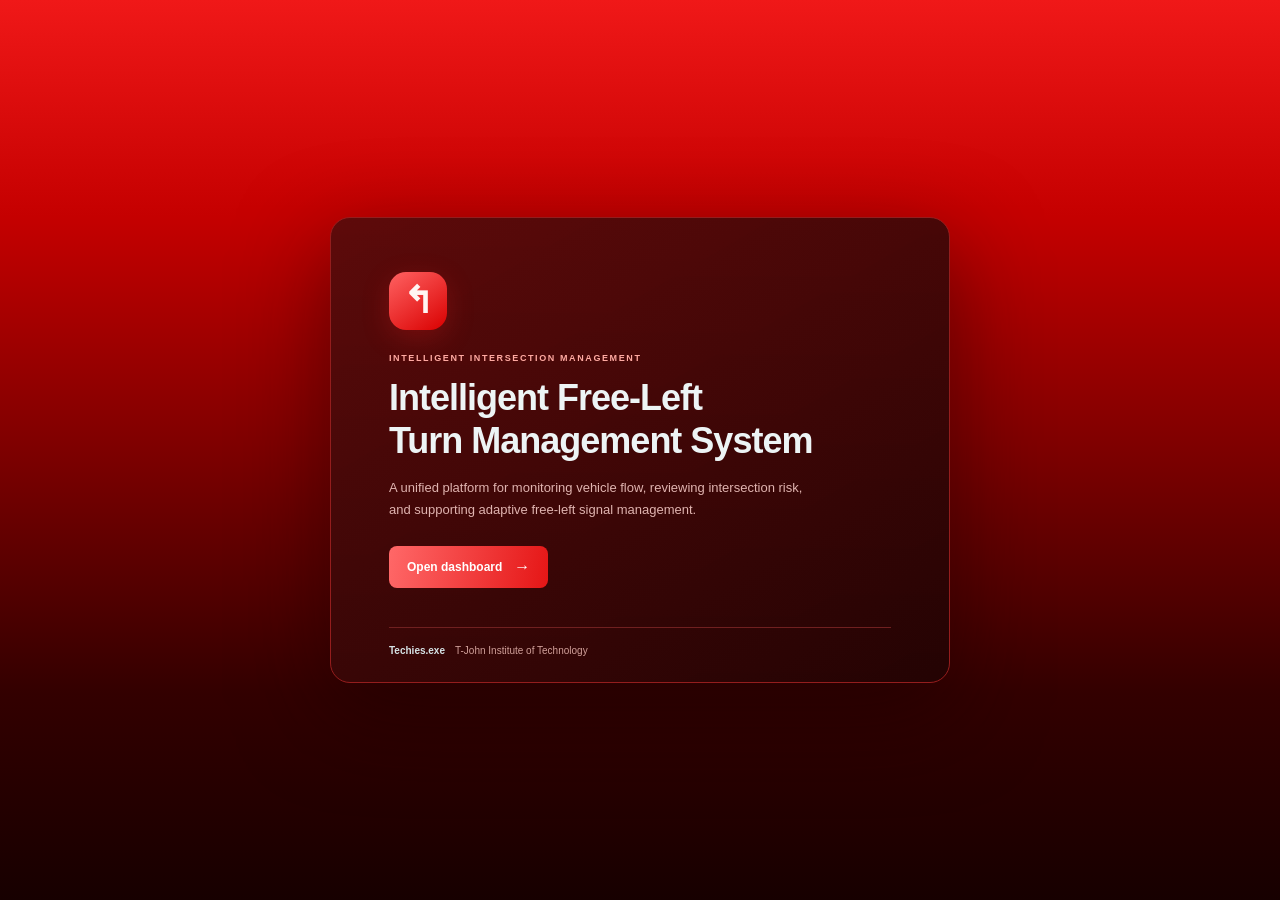
<file: index.html>
<!doctype html>
<html lang="en">
<head>
  <meta charset="utf-8">
  <meta name="viewport" content="width=device-width, initial-scale=1">
  <meta name="theme-color" content="#101820">
  <title>Welcome | Intelligent Free-Left Turn Management System</title>
  <link rel="stylesheet" href="css/style.css">
</head>
<body class="welcome-page">
  <main class="welcome-card">
    <div class="welcome-emblem" aria-hidden="true">↰</div>
    <p class="welcome-kicker">INTELLIGENT INTERSECTION MANAGEMENT</p>
    <h1>Intelligent Free-Left<br>Turn Management System</h1>
    <p class="welcome-description">A unified platform for monitoring vehicle flow, reviewing intersection risk, and supporting adaptive free-left signal management.</p>
    <a class="button button-primary welcome-button" href="dashboard.html">Open dashboard <span aria-hidden="true">→</span></a>
    <div class="welcome-footer"><strong>Techies.exe</strong><span>T-John Institute of Technology</span></div>
  </main>
</body>
</html>
</file>
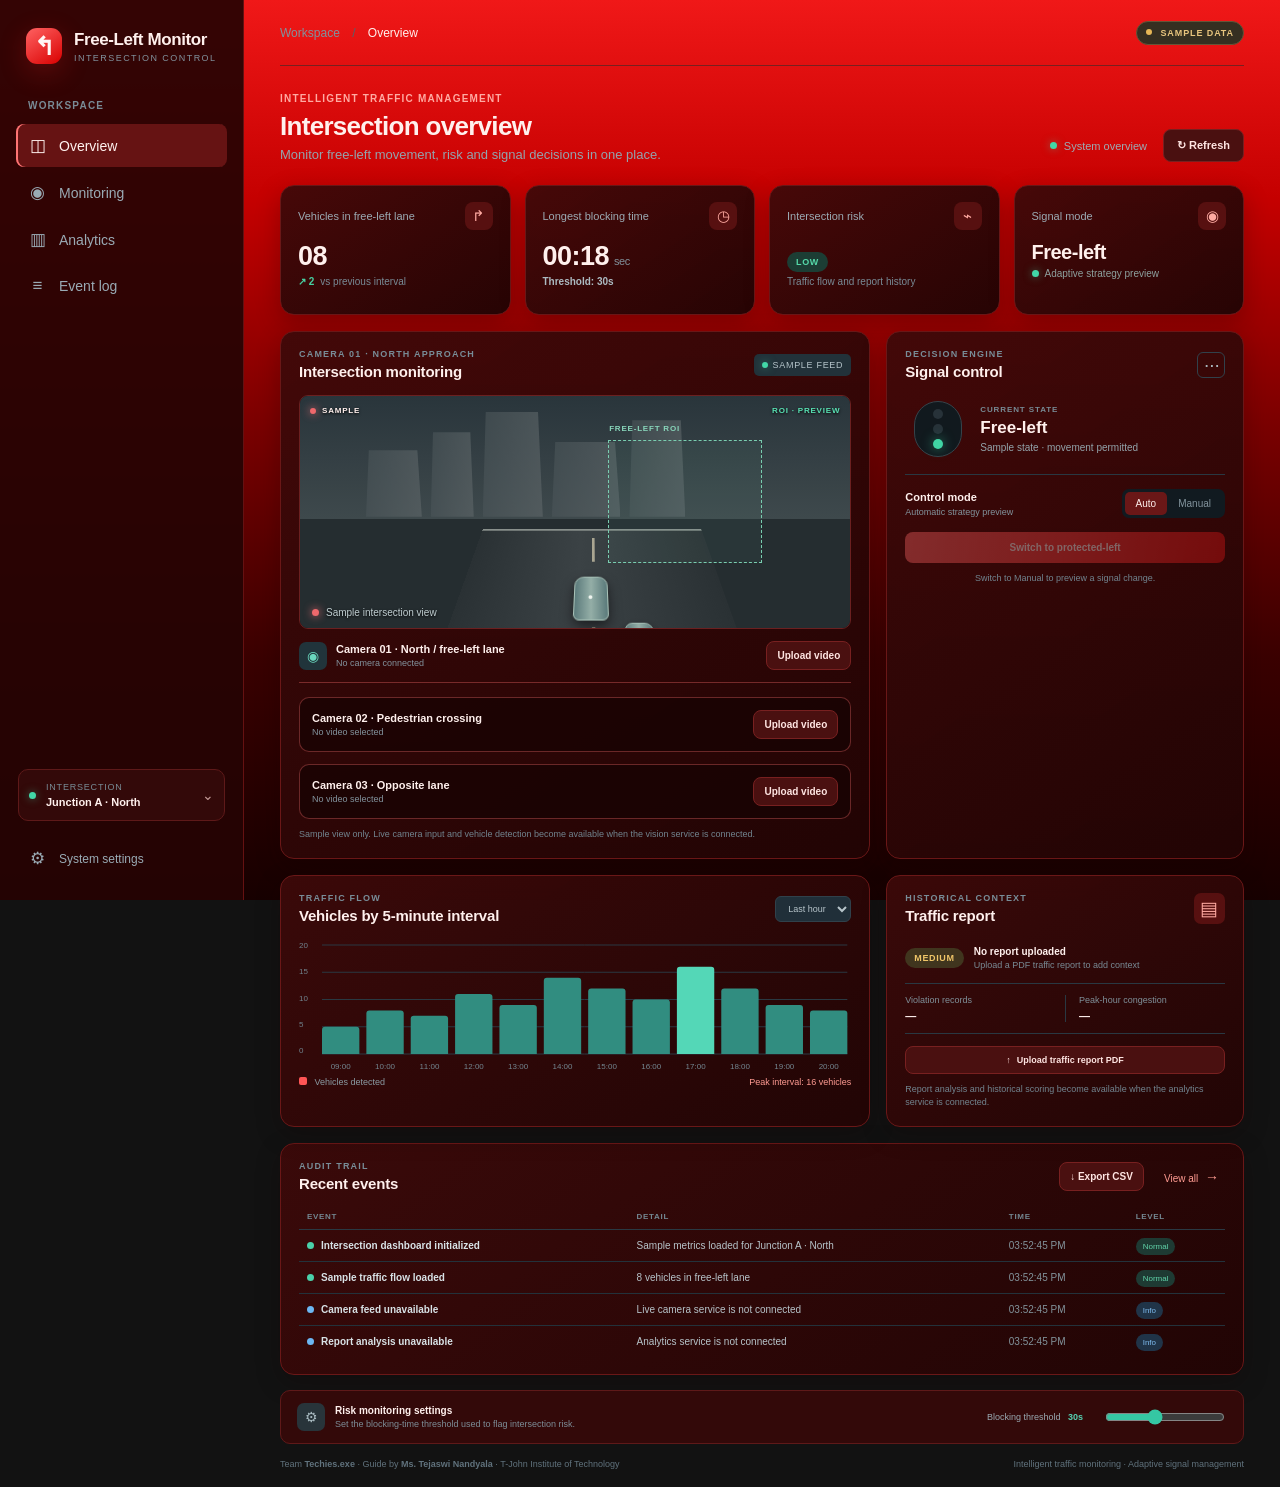
<file: dashboard.html>
<!doctype html>
<html lang="en">
<head>
  <meta charset="utf-8">
  <meta name="viewport" content="width=device-width, initial-scale=1">
  <meta name="theme-color" content="#101a24">
  <meta name="description" content="Monitor free-left traffic, signal decisions and historical intersection risk.">
  <title>Intersection Control | Free-Left Monitor</title>
  <link rel="stylesheet" href="css/style.css">
  <script src="js/app.js" defer></script>
</head>
<body class="dashboard">
  <aside class="sidebar" aria-label="Main navigation">
    <a class="brand" href="index.html" aria-label="Free-Left Monitor home">
      <span class="brand-mark" aria-hidden="true">↰</span>
      <span><strong>Free-Left Monitor</strong><small>INTERSECTION CONTROL</small></span>
    </a>
    <div class="nav-label">WORKSPACE</div>
    <a class="nav-item active" href="#overview" aria-current="location" aria-label="Overview" title="Overview"><span>◫</span> Overview</a>
    <a class="nav-item" href="#monitoring" aria-label="Monitoring" title="Monitoring"><span>◉</span> Monitoring</a>
    <a class="nav-item" href="#analytics" aria-label="Analytics" title="Analytics"><span>▥</span> Analytics</a>
    <a class="nav-item" href="#events" aria-label="Event log" title="Event log"><span>≡</span> Event log</a>
    <div class="sidebar-spacer"></div>
    <div class="intersection-card">
      <span class="live-dot"></span>
      <div><small>INTERSECTION</small><strong>Junction A · North</strong></div>
      <span class="chevron">⌄</span>
    </div>
    <a class="nav-item help-link" href="#settings" aria-label="System settings" title="System settings"><span>⚙</span> System settings</a>
  </aside>

  <main class="main-content">
    <header class="topbar">
      <div class="breadcrumbs">Workspace <span>/</span> <strong id="breadcrumbCurrent">Overview</strong></div>
      <div class="topbar-right"><span class="demo-badge"><i></i> SAMPLE DATA</span></div>
    </header>

    <section class="page-heading" id="overview" data-section-name="Overview">
      <div><p class="eyebrow">INTELLIGENT TRAFFIC MANAGEMENT</p><h1>Intersection overview</h1><p class="subheading">Monitor free-left movement, risk and signal decisions in one place.</p></div>
      <div class="heading-actions"><span class="updated"><span class="live-dot"></span> System overview</span><button class="button button-secondary" id="refreshBtn" type="button"><span aria-hidden="true">↻</span> Refresh</button></div>
    </section>

    <section class="metric-grid" aria-label="Current traffic metrics">
      <article class="metric-card"><div class="metric-top"><span>Vehicles in free-left lane</span><span class="metric-icon blue">↱</span></div><div class="metric-value" id="vehicleCount">08</div><div class="metric-foot"><span class="trend up">↗ <span id="vehicleTrend">2</span></span> vs previous interval</div></article>
      <article class="metric-card"><div class="metric-top"><span>Longest blocking time</span><span class="metric-icon amber">◷</span></div><div class="metric-value"><span id="blockDuration">00:18</span><small>sec</small></div><div class="metric-foot"><span class="trend neutral">Threshold: <span id="thresholdLabel">30</span>s</span></div></article>
      <article class="metric-card"><div class="metric-top"><span>Intersection risk</span><span class="metric-icon risk-icon">⌁</span></div><div class="metric-value"><span class="risk-pill low" id="riskLevel">LOW</span></div><div class="metric-foot">Traffic flow and report history</div></article>
      <article class="metric-card"><div class="metric-top"><span>Signal mode</span><span class="metric-icon green">◉</span></div><div class="metric-value mode-value" id="signalMode">Free-left</div><div class="metric-foot"><span class="mode-status"><i></i><span id="signalReason">Adaptive strategy preview</span></span></div></article>
    </section>

    <section class="content-grid" id="monitoring" data-section-name="Monitoring">
      <article class="panel video-panel">
        <div class="panel-heading"><div><p class="eyebrow">CAMERA 01 · NORTH APPROACH</p><h2>Intersection monitoring</h2></div><span class="source-status"><i></i><span id="sourceStatus">SAMPLE FEED</span></span></div>
        <div class="video-stage" id="videoStage">
          <video id="videoPreview" controls playsinline hidden aria-label="Uploaded traffic video preview"></video>
          <div class="feed-placeholder" id="feedPlaceholder">
            <div class="road-scene" aria-hidden="true"><div class="skyline"><i></i><i></i><i></i><i></i><i></i></div><div class="road"><span class="lane-mark"></span><span class="lane-mark"></span><span class="lane-mark"></span><span class="car car-one">●</span><span class="car car-two">●</span></div><div class="roi-box"><span>FREE-LEFT ROI</span></div></div>
            <div class="feed-caption"><span class="feed-pulse"></span><span id="feedCaption">Sample intersection view</span></div>
          </div>
          <div class="video-overlay"><span class="recording-dot"></span> <span id="feedClock">SAMPLE</span><span class="overlay-right">ROI · PREVIEW</span></div>
        </div>
        <div class="video-controls" style="display:flex;align-items:center;gap:11px;padding:12px 0;margin-bottom:14px;border-bottom:1px solid rgba(255,110,110,.35)"><div class="camera-meta"><span class="camera-icon">◉</span><span><strong>Camera 01 · North / free-left lane</strong><small id="videoFileName">No camera connected</small></span></div><label for="videoUpload" class="button button-small button-secondary upload-label">Upload video</label><input id="videoUpload" type="file" accept="video/*" hidden></div><div class="camera-input-grid" style="display:grid;grid-template-columns:1fr;gap:12px;margin-top:14px"><article class="camera-input-card" style="display:flex;flex-wrap:wrap;align-items:center;justify-content:space-between;gap:10px;padding:12px;margin:0;background:rgba(23,4,4,.72);border:1px solid rgba(255,110,110,.35);border-radius:10px"><div class="camera-meta"><span><strong>Camera 02 · Pedestrian crossing</strong><small id="pedestrianFileName">No video selected</small></span></div><label for="pedestrianUpload" class="button button-small button-secondary upload-label">Upload video</label><input id="pedestrianUpload" type="file" accept="video/*" hidden><video id="pedestrianPreview" controls playsinline hidden aria-label="Pedestrian crossing video preview"></video></article><article class="camera-input-card" style="display:flex;flex-wrap:wrap;align-items:center;justify-content:space-between;gap:10px;padding:12px;margin:0;background:rgba(23,4,4,.72);border:1px solid rgba(255,110,110,.35);border-radius:10px"><div class="camera-meta"><span><strong>Camera 03 · Opposite lane</strong><small id="oppositeFileName">No video selected</small></span></div><label for="oppositeUpload" class="button button-small button-secondary upload-label">Upload video</label><input id="oppositeUpload" type="file" accept="video/*" hidden><video id="oppositePreview" controls playsinline hidden aria-label="Opposite lane video preview"></video></article></div>
        <p class="panel-note">Sample view only. Live camera input and vehicle detection become available when the vision service is connected.</p>
      </article>

      <article class="panel signal-panel">
        <div class="panel-heading"><div><p class="eyebrow">DECISION ENGINE</p><h2>Signal control</h2></div><button class="icon-button" id="modeInfoBtn" type="button" aria-label="Signal mode details">···</button></div>
        <div class="signal-display"><div class="traffic-light" id="trafficLight" aria-label="Free-left signal is green"><span class="lamp red-lamp"></span><span class="lamp amber-lamp"></span><span class="lamp green-lamp active"></span></div><div class="signal-copy"><span class="signal-label">CURRENT STATE</span><strong id="signalDisplayMode">Free-left</strong><span id="signalDisplayHint">Movement permitted</span></div></div>
        <div class="signal-divider"></div>
        <div class="control-row"><div><strong>Control mode</strong><small id="controlModeHint">Automatic strategy preview</small></div><div class="segmented" role="group" aria-label="Control mode"><button type="button" class="segment active" id="autoModeBtn" aria-pressed="true">Auto</button><button type="button" class="segment" id="manualModeBtn" aria-pressed="false">Manual</button></div></div>
        <button class="button button-primary override-button" id="overrideBtn" type="button" disabled>Switch to protected-left</button>
        <p class="panel-note" id="overrideNote">Switch to Manual to control the signal.</p>
      </article>
    </section>

    <section class="content-grid secondary-grid" id="analytics" data-section-name="Analytics">
      <article class="panel chart-panel">
        <div class="panel-heading"><div><p class="eyebrow">TRAFFIC FLOW</p><h2>Vehicles by 5-minute interval</h2></div><select id="chartRange" aria-label="Chart range"><option value="hour">Last hour</option><option value="day">Today</option></select></div>
        <div class="chart-wrap"><div class="chart-y-labels" aria-hidden="true"><span>20</span><span>15</span><span>10</span><span>5</span><span>0</span></div><canvas id="trafficChart" role="img" aria-label="Bar chart showing vehicle counts by interval"></canvas></div>
        <div class="chart-legend"><span><i></i> Vehicles detected</span><span class="chart-summary" id="chartSummary">Peak interval: 14 vehicles</span></div>
      </article>

      <article class="panel history-panel">
        <div class="panel-heading"><div><p class="eyebrow">HISTORICAL CONTEXT</p><h2>Traffic report</h2></div><span class="history-icon">▤</span></div>
        <div class="history-score"><span class="risk-pill medium" id="historyRisk">MEDIUM</span><span class="history-score-copy"><strong id="reportName">No report uploaded</strong><small id="reportSummary">Upload a PDF traffic report to add context</small></span></div>
        <div class="history-facts"><div><span>Violation records</span><strong id="violationCount">—</strong></div><div><span>Peak-hour congestion</span><strong id="peakCongestion">—</strong></div></div>
        <label for="reportUpload" class="button button-secondary report-upload"><span aria-hidden="true">↑</span> Upload traffic report PDF</label><input id="reportUpload" type="file" accept="application/pdf,.pdf" hidden>
        <p class="panel-note">Report analysis and historical scoring become available when the analytics service is connected.</p>
      </article>
    </section>

    <section class="panel events-panel" id="events" data-section-name="Event log">
      <div class="panel-heading"><div><p class="eyebrow">AUDIT TRAIL</p><h2>Recent events</h2></div><div class="event-actions"><button class="button button-small button-secondary" id="exportBtn" type="button">↓ Export CSV</button><button class="text-button" id="viewAllEvents" type="button">View all <span>→</span></button></div></div>
      <div class="table-scroll"><table><thead><tr><th>EVENT</th><th>DETAIL</th><th>TIME</th><th>LEVEL</th></tr></thead><tbody id="eventLog"></tbody></table></div>
      <div class="empty-events" id="emptyEvents" hidden>No events yet. Signal changes and uploads will appear here.</div>
    </section>

    <section class="settings-strip" id="settings" data-section-name="System settings"><div><span class="settings-icon">⚙</span><span><strong>Risk monitoring settings</strong><small>Set the blocking-time threshold used to flag intersection risk.</small></span></div><label for="thresholdRange">Blocking threshold <strong><span id="thresholdValue">30</span>s</strong></label><input id="thresholdRange" type="range" min="10" max="60" step="5" value="30" aria-label="Blocking threshold in seconds"></section>
    <footer class="footer"><span>Team <strong>Techies.exe</strong> · Guide by <strong>Ms. Tejaswi Nandyala</strong> · T-John Institute of Technology</span><span>Intelligent traffic monitoring · Adaptive signal management</span></footer>
  </main>

  <div class="toast" id="toast" role="status" aria-live="polite"></div>
  <dialog id="infoDialog" class="info-dialog"><form method="dialog"><button class="dialog-close" aria-label="Close">×</button><p class="eyebrow">SIGNAL CONTROL</p><h2>How decisions work</h2><p>In a connected deployment, the controller can combine free-left lane activity with historical traffic risk to select Free-left or Protected-left. Automatic decisions and manual overrides depend on the connected signal service.</p><p>This dashboard currently displays sample values. No live camera, vehicle detector, or signal controller is connected.</p><button class="button button-primary">Got it</button></form></dialog>
</body>
</html>
</file>
<file: css/style.css>
:root{color-scheme:dark;--bg:#101820;--panel:#17232d;--panel2:#1b2934;--line:#273641;--text:#ecf2f5;--muted:#8799a5;--subtle:#60717c;--teal:#35d6b0;--blue:#54a8f5;--amber:#f6bd60;--red:#f26d73;--green:#42d7a7;--radius:14px;font-family:'DM Sans',Segoe UI,sans-serif}*{box-sizing:border-box}html{scroll-behavior:smooth}body{margin:0;background:var(--bg);color:var(--text);font-size:14px;min-height:100vh}button,select,input{font:inherit}button,a,label,select{outline-color:var(--teal)}a{color:inherit;text-decoration:none}.dashboard{display:flex;min-height:100vh}.sidebar{position:fixed;inset:0 auto 0 0;width:244px;background:#131e27;border-right:1px solid #22313b;padding:26px 16px 18px;display:flex;flex-direction:column;z-index:3}.brand{display:flex;align-items:center;gap:12px;padding:2px 10px 36px}.brand-mark{width:36px;height:36px;border-radius:11px;background:linear-gradient(145deg,#38dfbd,#159d94);display:grid;place-items:center;font-size:25px;font-weight:700;color:#0d2325}.brand strong,.brand small{display:block}.brand strong{font:700 17px Manrope,sans-serif;letter-spacing:-.4px}.brand small{font-size:9px;color:#80929d;letter-spacing:1.45px;margin-top:3px}.nav-label,.eyebrow{font-size:10px;letter-spacing:1.2px;font-weight:700;color:#798b96}.nav-label{padding:0 12px 11px}.nav-item{display:flex;align-items:center;gap:12px;padding:11px 12px;border-radius:8px;margin:2px 0;color:#9aabb5;font-weight:500;transition:.2s}.nav-item span{font-size:17px;width:19px;text-align:center}.nav-item:hover,.nav-item.active{color:#eaf9f6;background:#1d3437}.nav-item.active{box-shadow:inset 2px 0 var(--teal)}.sidebar-spacer{flex:1}.intersection-card{display:flex;align-items:center;gap:10px;background:#1a2933;border:1px solid #293a44;border-radius:10px;padding:12px 10px;margin:0 2px 14px}.intersection-card div{flex:1;min-width:0}.intersection-card small,.intersection-card strong{display:block;white-space:nowrap}.intersection-card small{font-size:9px;color:#788c96;letter-spacing:.8px;margin-bottom:4px}.intersection-card strong{font-size:11px}.chevron{color:var(--muted)}.live-dot,.source-status i,.mode-status i{width:7px;height:7px;border-radius:50%;background:var(--teal);display:inline-block;box-shadow:0 0 9px #35d6b080}.help-link{font-size:12px}.main-content{width:calc(100% - 244px);margin-left:244px;padding:0 36px 0;max-width:1800px}.topbar{height:66px;border-bottom:1px solid #202e38;display:flex;align-items:center;justify-content:space-between}.breadcrumbs{color:#81929d;font-size:12px}.breadcrumbs span{padding:0 9px;color:#53636d}.breadcrumbs strong{color:#dce5e9;font-weight:500}.topbar-right{display:flex;align-items:center;gap:18px}.demo-badge{font-size:9px;font-weight:700;letter-spacing:.9px;color:#e8c57e;border:1px solid #655538;background:#352f21;border-radius:20px;padding:6px 9px}.demo-badge i{display:inline-block;width:6px;height:6px;background:#e6b756;border-radius:50%;margin:0 5px 1px 0}.avatar{height:30px;width:30px;border-radius:50%;background:#29434b;color:#9de8d2;display:grid;place-items:center;font-size:10px;font-weight:700}.page-heading{display:flex;justify-content:space-between;align-items:flex-end;padding:27px 0 23px}.page-heading h1{font:700 26px Manrope,sans-serif;letter-spacing:-.7px;margin:7px 0 5px}.page-heading .eyebrow{margin:0;color:#59cbb3}.subheading{color:#94a3ad;margin:0;font-size:13px}.heading-actions{display:flex;align-items:center;gap:16px}.updated{display:flex;align-items:center;gap:7px;color:#9babb4;font-size:11px}.button{border:0;cursor:pointer;border-radius:8px;font-weight:600;transition:background .18s,transform .18s}.button:hover:not(:disabled){transform:translateY(-1px)}.button-secondary{color:#d0dbe0;background:#202f39;border:1px solid #30414b}.button-secondary:hover{background:#293a45}.heading-actions .button{padding:9px 13px;font-size:11px}.metric-grid{display:grid;grid-template-columns:repeat(4,minmax(0,1fr));gap:14px;margin-bottom:16px}.metric-card,.panel{background:var(--panel);border:1px solid #263640;border-radius:var(--radius)}.metric-card{min-height:130px;padding:16px 17px}.metric-top{display:flex;justify-content:space-between;align-items:center;color:#9babb4;font-size:11px}.metric-icon{height:28px;width:28px;border-radius:8px;display:grid;place-items:center;font-size:15px}.metric-icon.blue{color:#76bcfa;background:#1c3447}.metric-icon.amber{color:#f1c372;background:#392f20}.metric-icon.green{color:#51d8a9;background:#1b3a32}.risk-icon{color:#ab9bfa;background:#2e2a43}.metric-value{font:700 27px Manrope,sans-serif;letter-spacing:-.5px;margin:11px 0 4px}.metric-value small{font:500 11px 'DM Sans',sans-serif;color:#80919b;margin-left:5px}.metric-foot{color:#788b96;font-size:10px;display:flex;align-items:center;gap:6px}.trend{font-weight:700}.trend.up{color:#47d0a1}.trend.neutral{color:#acbbc2}.risk-pill{font-size:9px;letter-spacing:.65px;font-weight:700;border-radius:20px;padding:5px 9px;display:inline-block}.risk-pill.low{background:#1c3d34;color:#55d8a8}.risk-pill.medium{background:#40351e;color:#efc568}.risk-pill.high{background:#48282b;color:#ff7c80}.mode-value{font-size:20px}.mode-status{display:flex;align-items:center;gap:6px;color:#8da19e;font-size:10px}.content-grid{display:grid;grid-template-columns:minmax(0,1.65fr) minmax(290px,1fr);gap:16px;margin-bottom:16px}.panel{padding:17px 18px}.panel-heading{display:flex;justify-content:space-between;align-items:center;margin-bottom:15px}.panel-heading .eyebrow{margin:0 0 4px;color:#788d98;font-size:9px}.panel-heading h2{font:650 15px Manrope,sans-serif;letter-spacing:-.2px;margin:0}.source-status{font-size:9px;letter-spacing:.7px;color:#b6c5cb;background:#22323a;border-radius:5px;padding:6px 8px}.source-status i{width:6px;height:6px;margin-right:5px}.video-stage{height:234px;background:#0e171d;border-radius:9px;position:relative;overflow:hidden;border:1px solid #263640}.feed-placeholder,.road-scene{position:absolute;inset:0}.road-scene{background:linear-gradient(180deg,#213742 0%,#374b50 53%,#202e34 53%);overflow:hidden}.skyline{height:52%;display:flex;align-items:flex-end;gap:9px;padding:0 10% 0 12%;opacity:.65}.skyline i{background:linear-gradient(90deg,#43565c,#56676b);width:13%;height:55%;clip-path:polygon(5% 0,92% 0,100% 100%,0 100%)}.skyline i:nth-child(2){height:70%;width:10%}.skyline i:nth-child(3){height:87%;width:14%}.skyline i:nth-child(4){height:62%;width:16%}.skyline i:nth-child(5){height:80%;width:13%}.road{position:absolute;bottom:-20%;left:29%;width:48%;height:70%;transform:perspective(120px) rotateX(18deg);background:linear-gradient(90deg,#263238,#374349 45%,#263238);border-top:2px solid #85918a}.lane-mark{position:absolute;left:50%;width:3px;height:20%;background:#d6c995;opacity:.75}.lane-mark:nth-child(1){top:7%}.lane-mark:nth-child(2){top:39%;height:18%}.lane-mark:nth-child(3){top:70%;height:12%}.car{position:absolute;display:grid;place-items:center;width:34px;height:45px;border-radius:10px 10px 6px 6px;background:linear-gradient(90deg,#477f81,#83b3a6,#477f81);box-shadow:0 5px 12px #0008;color:#ebf6ec;font-size:9px;border:1px solid #9ac9b6}.car-one{left:43%;top:38%}.car-two{left:60%;top:64%;transform:scale(.78)}.roi-box{position:absolute;left:56%;top:19%;width:28%;height:53%;border:1px dashed #44dfa7;background:#43c99a12}.roi-box span{position:absolute;top:-17px;left:0;color:#58e4b3;font-size:8px;font-weight:700;letter-spacing:.8px}.feed-caption{position:absolute;left:12px;bottom:10px;display:flex;align-items:center;gap:7px;color:#c0ced1;font-size:10px;text-shadow:0 1px 3px #000}.feed-pulse,.recording-dot{width:7px;height:7px;background:#ef686c;border-radius:50%;box-shadow:0 0 8px #f26d73}.video-overlay{position:absolute;inset:10px 10px auto;display:flex;align-items:center;gap:6px;color:#e7eeee;font-size:8px;letter-spacing:.8px;font-weight:700;text-shadow:0 1px 3px #000}.recording-dot{width:6px;height:6px}.overlay-right{margin-left:auto;color:#59e2b4}.video-stage video{width:100%;height:100%;object-fit:contain;background:#090f13}.video-controls{display:flex;align-items:center;gap:11px;padding:12px 0 2px}.camera-meta{display:flex;align-items:center;gap:9px;flex:1}.camera-icon{width:28px;height:28px;background:#21343b;color:#69d6bd;border-radius:7px;display:grid;place-items:center}.camera-meta strong,.camera-meta small{display:block}.camera-meta strong{font-size:11px}.camera-meta small{font-size:9px;color:#82939d;margin-top:3px}.button-small{font-size:10px;padding:8px 10px}.panel-note{font-size:9px;line-height:1.45;color:#71848f;margin:9px 0 0}.icon-button{width:28px;height:26px;background:none;border:1px solid #31414b;border-radius:6px;color:#a8b6bc;font-size:19px;line-height:10px;cursor:pointer}.signal-display{display:flex;align-items:center;gap:18px;padding:6px 9px 17px}.traffic-light{width:48px;background:#11191e;border:1px solid #35434a;border-radius:25px;padding:7px 0;display:grid;justify-items:center;gap:5px}.lamp{height:10px;width:10px;border-radius:50%;background:#273239}.red-lamp.active{background:#ee666e;box-shadow:0 0 12px #ee666e99}.amber-lamp.active{background:#e7b658;box-shadow:0 0 12px #e7b65899}.green-lamp.active{background:#40d5a4;box-shadow:0 0 12px #40d5a499}.signal-copy{display:flex;flex-direction:column;gap:4px}.signal-label{font-size:8px;color:#778a94;letter-spacing:.9px;font-weight:700}.signal-copy strong{font:700 17px Manrope,sans-serif}.signal-copy span:last-child{font-size:10px;color:#93a4ab}.signal-divider{height:1px;background:#293842}.control-row{display:flex;align-items:center;justify-content:space-between;padding:14px 0}.control-row strong,.control-row small{display:block}.control-row strong{font-size:11px}.control-row small{font-size:9px;color:#81939c;margin-top:4px}.segmented{display:flex;background:#111a20;padding:3px;border-radius:7px}.segment{border:0;background:transparent;color:#82939c;font-size:10px;padding:6px 11px;border-radius:5px;cursor:pointer}.segment.active{color:#d8f6ed;background:#25443e}.button-primary{background:#2fbf9b;color:#08261e}.button-primary:hover:not(:disabled){background:#48d5ae}.button-primary:disabled{opacity:.38;cursor:not-allowed}.override-button{width:100%;padding:10px;font-size:10px}.signal-panel .panel-note{text-align:center}.secondary-grid{grid-template-columns:minmax(0,1.65fr) minmax(290px,1fr)}.chart-panel,.history-panel{min-height:242px}.chart-panel .panel-heading select{background:#202f39;color:#b7c5cb;border:1px solid #30414b;border-radius:6px;padding:6px 8px;font-size:9px}.chart-wrap{height:133px;display:flex;gap:9px}.chart-y-labels{display:flex;flex-direction:column;justify-content:space-between;padding:2px 0 17px;color:#70838d;font-size:8px}.chart-wrap canvas{height:100%;width:100%;min-width:0}.chart-legend{display:flex;justify-content:space-between;align-items:center;font-size:9px;color:#8a9ba3;margin-top:5px}.chart-legend i{display:inline-block;width:8px;height:8px;background:#3bc6aa;border-radius:2px;margin-right:5px}.chart-summary{color:#748791}.history-icon{font-size:19px;color:#e4bd6a;background:#3a3222;border-radius:7px;width:31px;height:31px;display:grid;place-items:center}.history-score{display:flex;align-items:center;gap:10px;padding:7px 0 13px}.history-score-copy{min-width:0}.history-score-copy strong,.history-score-copy small{display:block;overflow:hidden;text-overflow:ellipsis;white-space:nowrap}.history-score-copy strong{font-size:10px}.history-score-copy small{font-size:9px;color:#788b95;margin-top:3px}.history-facts{display:grid;grid-template-columns:1fr 1fr;border-top:1px solid #293842;border-bottom:1px solid #293842;padding:11px 0;margin-bottom:12px}.history-facts div+div{border-left:1px solid #293842;padding-left:13px}.history-facts span,.history-facts strong{display:block}.history-facts span{font-size:9px;color:#7f9099}.history-facts strong{font-size:11px;margin-top:5px}.report-upload{display:flex;align-items:center;justify-content:center;gap:6px;padding:8px;font-size:9px;cursor:pointer}.events-panel{margin-bottom:15px}.events-panel .panel-heading{margin-bottom:12px}.text-button{border:0;background:none;color:#61d5b7;font-size:10px;cursor:pointer}.text-button span{font-size:14px;margin-left:4px}table{width:100%;border-collapse:collapse;text-align:left}th{font-size:8px;letter-spacing:.7px;color:#738791;font-weight:600;padding:8px 8px;border-bottom:1px solid #2a3943}td{font-size:10px;color:#b7c4ca;padding:10px 8px;border-bottom:1px solid #23323b}tbody tr:last-child td{border-bottom:0}td:nth-child(1){font-weight:600;color:#d8e2e6}td:nth-child(3){color:#82939b;font-variant-numeric:tabular-nums}.event-mark{display:inline-block;width:7px;height:7px;border-radius:50%;background:#4bd1aa;margin-right:7px}.event-mark.warn{background:#e7bd61}.event-mark.info{background:#6cb7f3}.level-tag{font-size:8px;padding:4px 7px;border-radius:12px;background:#1e3a33;color:#61d4aa}.level-tag.warn{background:#3b331f;color:#e9c16a}.level-tag.info{background:#203448;color:#7ebcf0}.empty-events{text-align:center;color:#83939c;font-size:11px;padding:20px}.settings-strip{display:flex;align-items:center;gap:20px;padding:12px 16px;border:1px solid #283842;border-radius:10px;background:#151f27;margin-bottom:13px}.settings-strip>div{display:flex;gap:10px;align-items:center;flex:1}.settings-icon{height:28px;width:28px;display:grid;place-items:center;background:#28343a;color:#a8bac0;border-radius:7px}.settings-strip strong,.settings-strip small{display:block}.settings-strip>div strong{font-size:10px}.settings-strip small{color:#7c8d97;font-size:9px;margin-top:3px}.settings-strip label{font-size:9px;color:#99aab2;white-space:nowrap}.settings-strip label strong{display:inline;color:#54d1b1;margin-left:5px}.settings-strip input{width:120px;accent-color:#35c7a3}.footer{display:flex;justify-content:space-between;color:#60727d;font-size:9px;padding:2px 0 18px}.toast{position:fixed;right:24px;bottom:22px;padding:11px 16px;border:1px solid #36574e;border-radius:9px;background:#1d302d;color:#d2f5e9;font-size:11px;opacity:0;transform:translateY(8px);transition:.22s;pointer-events:none;z-index:5}.toast.show{opacity:1;transform:translateY(0)}.info-dialog{max-width:410px;width:calc(100% - 32px);color:var(--text);background:#17232d;border:1px solid #354650;border-radius:14px;padding:22px;box-shadow:0 20px 70px #0009}.info-dialog::backdrop{background:#061017bf}.info-dialog h2{font:700 18px Manrope;margin:7px 0 12px}.info-dialog p:not(.eyebrow){font-size:12px;color:#a9b7be;line-height:1.6}.info-dialog .eyebrow{color:#59cbb3}.info-dialog form{position:relative}.dialog-close{position:absolute;right:0;top:0;border:0;background:none;color:#a9b8bf;font-size:22px;cursor:pointer}.info-dialog .button{padding:9px 15px;margin-top:5px}
@media(max-width:1100px){.main-content{padding:0 22px}.metric-grid{grid-template-columns:repeat(2,minmax(0,1fr))}.content-grid,.secondary-grid{grid-template-columns:minmax(0,1.3fr) minmax(270px,1fr)}}@media(max-width:820px){.sidebar{width:66px;padding:20px 8px}.brand{justify-content:center;padding:4px 0 28px}.brand>span:last-child,.nav-label,.nav-item:not(.active),.intersection-card div,.intersection-card .chevron,.help-link{display:none}.nav-item{justify-content:center;padding:12px 0;font-size:0}.nav-item span{font-size:18px}.intersection-card{justify-content:center;padding:10px 0}.main-content{width:calc(100% - 66px);margin-left:66px}.content-grid,.secondary-grid{grid-template-columns:1fr}.video-stage{height:260px}}@media(max-width:560px){.main-content{padding:0 14px}.topbar{height:54px}.page-heading{align-items:flex-start;gap:12px;flex-direction:column;padding:20px 0 16px}.page-heading h1{font-size:22px}.heading-actions{width:100%;justify-content:space-between}.updated{font-size:10px}.metric-grid{gap:9px}.metric-card{padding:12px;min-height:119px}.metric-top{font-size:9px}.metric-value{font-size:23px}.metric-foot{font-size:9px}.video-stage{height:210px}.panel{padding:14px}.footer{gap:8px;flex-direction:column}.settings-strip{flex-wrap:wrap;gap:10px}.settings-strip label{margin-left:38px}.settings-strip input{margin-left:auto}.topbar-right{gap:9px}.demo-badge{font-size:8px}.table-scroll{overflow-x:auto}table{min-width:490px}}
.event-actions{display:flex;align-items:center;gap:14px}
.welcome-page{min-height:100vh;display:grid;place-items:center;padding:24px;background:radial-gradient(ellipse at 50% 34%,#1d363b 0,#111d25 45%,#0d151b 100%)}
.welcome-card{width:min(620px,100%);padding:54px 58px 26px;text-align:center;background:linear-gradient(145deg,#1a2933ed,#14212af2);border:1px solid #2d4149;border-radius:20px;box-shadow:0 28px 90px #0005}
.welcome-emblem{width:58px;height:58px;margin:0 auto 23px;display:grid;place-items:center;border-radius:17px;background:linear-gradient(145deg,#38dfbd,#159d94);color:#0d2325;font:700 37px Manrope,sans-serif;box-shadow:0 8px 28px #2bc9a526}
.welcome-kicker{margin:0 0 13px;color:#65d8bd;font-size:9px;font-weight:700;letter-spacing:1.6px}
.welcome-card h1{margin:0;color:#edf4f5;font:750 clamp(25px,4vw,36px)/1.2 Manrope,Segoe UI,sans-serif;letter-spacing:-1px}
.welcome-description{max-width:420px;margin:15px auto 25px;color:#9aabb4;font-size:13px;line-height:1.7}
.welcome-button{display:inline-flex;align-items:center;gap:12px;padding:12px 18px;font-size:12px;text-decoration:none}
.welcome-button span{font-size:16px}
.welcome-footer{display:flex;justify-content:center;gap:10px;flex-wrap:wrap;margin-top:39px;padding-top:17px;border-top:1px solid #2a3a43;color:#84969f;font-size:10px}
.welcome-footer strong{color:#d5e2e5}
@media(max-width:560px){.welcome-card{padding:40px 22px 22px}.welcome-card h1{letter-spacing:-.6px}.welcome-footer{margin-top:29px}}
:root{--bg:#210303;--panel:#300707;--panel2:#3c0a0a;--line:#5a1616;--text:#fff0ed;--muted:#c39a96;--subtle:#9b6966;--teal:#ff4b4b;--blue:#f17b72;--amber:#f0bd73;--red:#ff6262}
body{background:linear-gradient(180deg,#f01818 0%,#c50000 22%,#780000 48%,#3a0000 73%,#170000 100%) fixed;color:var(--text)}
.sidebar{background:#260404ed;border-right-color:#651111}
.main-content{background:transparent}
.topbar{border-bottom-color:#782020}
.breadcrumbs strong{color:#fff0ed}
.nav-item:hover,.nav-item.active{color:#fff2ef;background:#661313}
.nav-item.active{box-shadow:inset 2px 0 #ff7474}
.brand-mark,.welcome-emblem{background:linear-gradient(145deg,#ff6262,#d90000);color:#fff5f3;box-shadow:0 8px 28px #fa24243b}
.metric-card,.panel{background:linear-gradient(145deg,#3d0909ed,#220404f5);border-color:#6a1717;box-shadow:0 8px 25px #12000040}
.metric-icon.blue,.metric-icon.amber,.metric-icon.green,.risk-icon,.history-icon{background:#571010;color:#ffaaa2}
.page-heading .eyebrow,.welcome-kicker{color:#ffaaa2}
.button-primary{background:linear-gradient(100deg,#ff6868,#e51616);color:#fff}
.button-primary:hover:not(:disabled){background:linear-gradient(100deg,#ff8585,#f22b2b)}
.button-secondary{color:#ffe5e2;background:#4a1010;border-color:#782020}
.button-secondary:hover{background:#631515}
.segment.active{color:#fff0ed;background:#6a1717}
.video-stage{border-color:#6b2020}
.road-scene{filter:saturate(.55)}
.video-overlay{color:#fff0ed}
.chart-legend i{background:#ff5555}
.chart-summary,.text-button{color:#ff9b92}
.intersection-card,.settings-strip{background:#330909;border-color:#5e1919}
.welcome-page{background:linear-gradient(180deg,#f01818 0%,#c50000 24%,#780000 52%,#330000 77%,#170000 100%)}
.welcome-card{background:linear-gradient(150deg,#560b0bed,#230303f5);border-color:#941d1d;box-shadow:0 28px 90px #16000080}
.welcome-description{color:#e0b4b0}
.welcome-footer{border-top-color:#702020;color:#d1a09a}
.live-dot,.source-status i,.mode-status i{background:var(--green);box-shadow:0 0 9px #42d7a780}
@media(prefers-reduced-motion:reduce){*,*::before,*::after{scroll-behavior:auto!important;transition:none!important;animation:none!important}}
.main-content section[id],.main-content[id]{scroll-margin-top:16px}
@media(max-width:820px){.brand>span:last-child,.nav-label,.intersection-card div,.intersection-card .chevron{display:none}.nav-item{display:flex;font-size:0}.nav-item:not(.active){display:flex}.help-link{display:flex}.source-status i{background:#e6b756;box-shadow:none}}
.welcome-card{text-align:left}
.welcome-emblem{margin:0 0 23px}
.welcome-description{margin-left:0;margin-right:0}
.welcome-footer{justify-content:flex-start}
@media(max-width:820px) and (min-width:561px){.sidebar{width:210px;padding:20px 12px}.brand{justify-content:flex-start;gap:9px;padding:4px 0 28px}.brand>span:last-child{display:block}.brand-mark{width:44px;height:44px;border-radius:13px;font-size:29px}.brand strong{font-size:13px}.brand small{font-size:7px;letter-spacing:1px}.nav-label{display:block}.nav-item{justify-content:flex-start;font-size:11px;padding:10px 9px}.nav-item span{font-size:17px;width:18px}.intersection-card{justify-content:flex-start;padding:10px 8px}.intersection-card div,.intersection-card .chevron{display:block}.help-link{display:flex}.main-content{width:calc(100% - 210px);margin-left:210px;padding:0 18px}}

@media(max-width:1100px) and (min-width:561px){.sidebar{width:210px;padding:20px 12px}.brand{justify-content:flex-start;gap:9px;padding:4px 0 28px}.brand>span:last-child{display:block}.brand-mark{width:44px;height:44px;border-radius:13px;font-size:29px}.brand strong{font-size:13px}.brand small{font-size:7px;letter-spacing:1px}.nav-label{display:block}.nav-item{justify-content:flex-start;font-size:11px;padding:10px 9px}.nav-item span{font-size:17px;width:18px}.intersection-card{justify-content:flex-start;padding:10px 8px}.intersection-card div,.intersection-card .chevron{display:block}.help-link{display:flex}.main-content{width:calc(100% - 210px);margin-left:210px;padding:0 18px}}


.camera-input-grid{display:grid;grid-template-columns:repeat(2,minmax(0,1fr));gap:10px;margin-top:12px}.camera-input-card{display:grid;grid-template-columns:minmax(0,1fr) auto;align-items:center;gap:10px;padding:12px;background:rgba(23,4,4,.72);border:1px solid rgba(255,110,110,.22);border-radius:10px}.camera-input-card .camera-meta{min-width:0}.camera-input-card .camera-meta small{display:block;max-width:240px;overflow:hidden;text-overflow:ellipsis;white-space:nowrap}.camera-input-card video{grid-column:1/-1;width:100%;max-height:170px;border-radius:7px;background:#100707}.camera-input-card .upload-label{white-space:nowrap}@media(max-width:560px){.camera-input-grid{grid-template-columns:1fr}}
</file>
